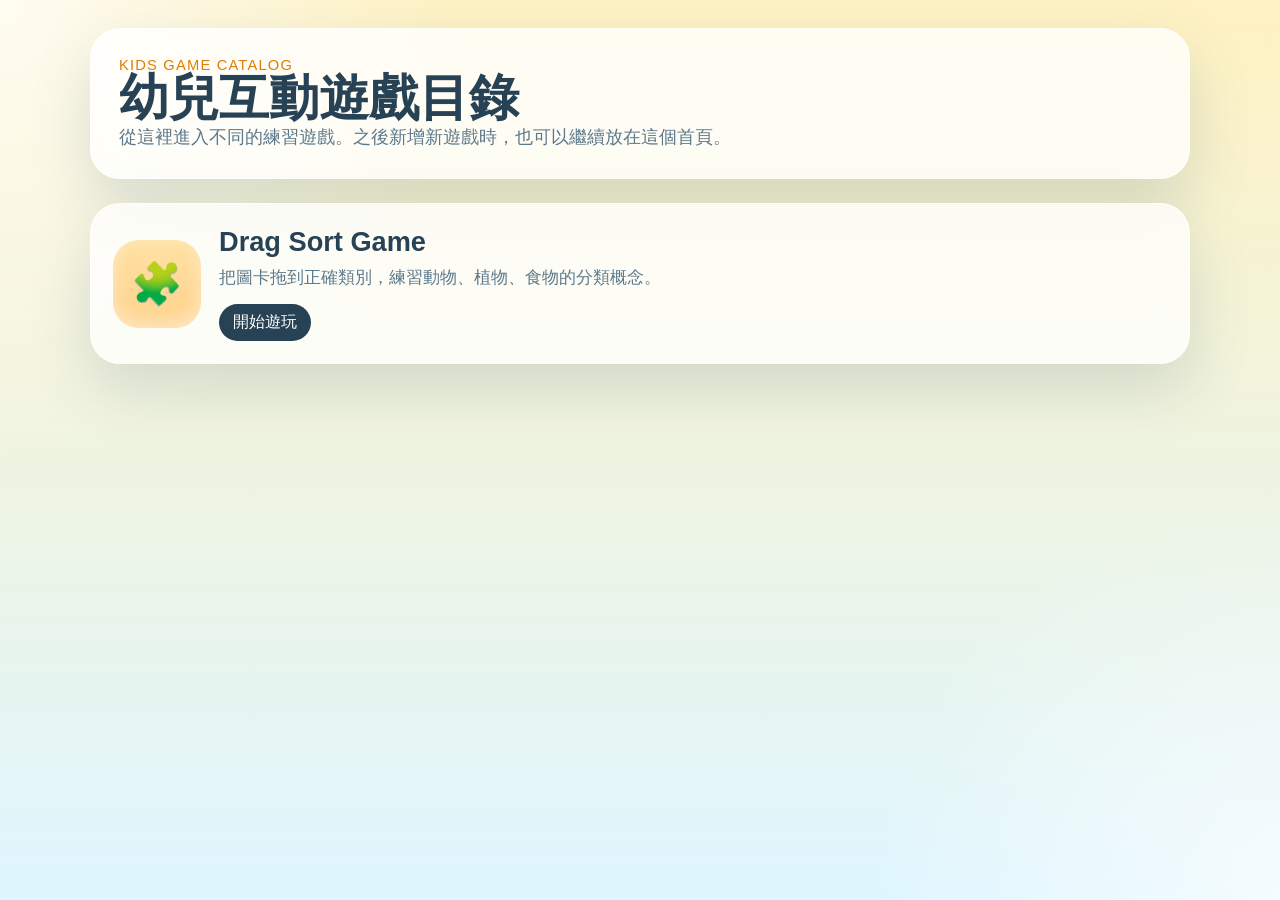
<file: index.html>
<!DOCTYPE html>
<html lang="zh-Hant">
<head>
  <meta charset="UTF-8">
  <meta name="viewport" content="width=device-width, initial-scale=1.0">
  <title>幼兒互動遊戲目錄</title>
  <link rel="stylesheet" href="index.css">
</head>
<body>
  <main class="catalog-shell">
    <section class="catalog-hero">
      <p class="catalog-eyebrow">Kids Game Catalog</p>
      <h1>幼兒互動遊戲目錄</h1>
      <p class="catalog-intro">從這裡進入不同的練習遊戲。之後新增新遊戲時，也可以繼續放在這個首頁。</p>
    </section>

    <section class="catalog-grid" aria-label="遊戲清單">
      <a class="game-card" href="drag-sort-game.html">
        <div class="game-card-icon" aria-hidden="true">🧩</div>
        <div class="game-card-body">
          <h2>Drag Sort Game</h2>
          <p>把圖卡拖到正確類別，練習動物、植物、食物的分類概念。</p>
          <span class="game-card-link">開始遊玩</span>
        </div>
      </a>
    </section>
  </main>
</body>
</html>
</file>
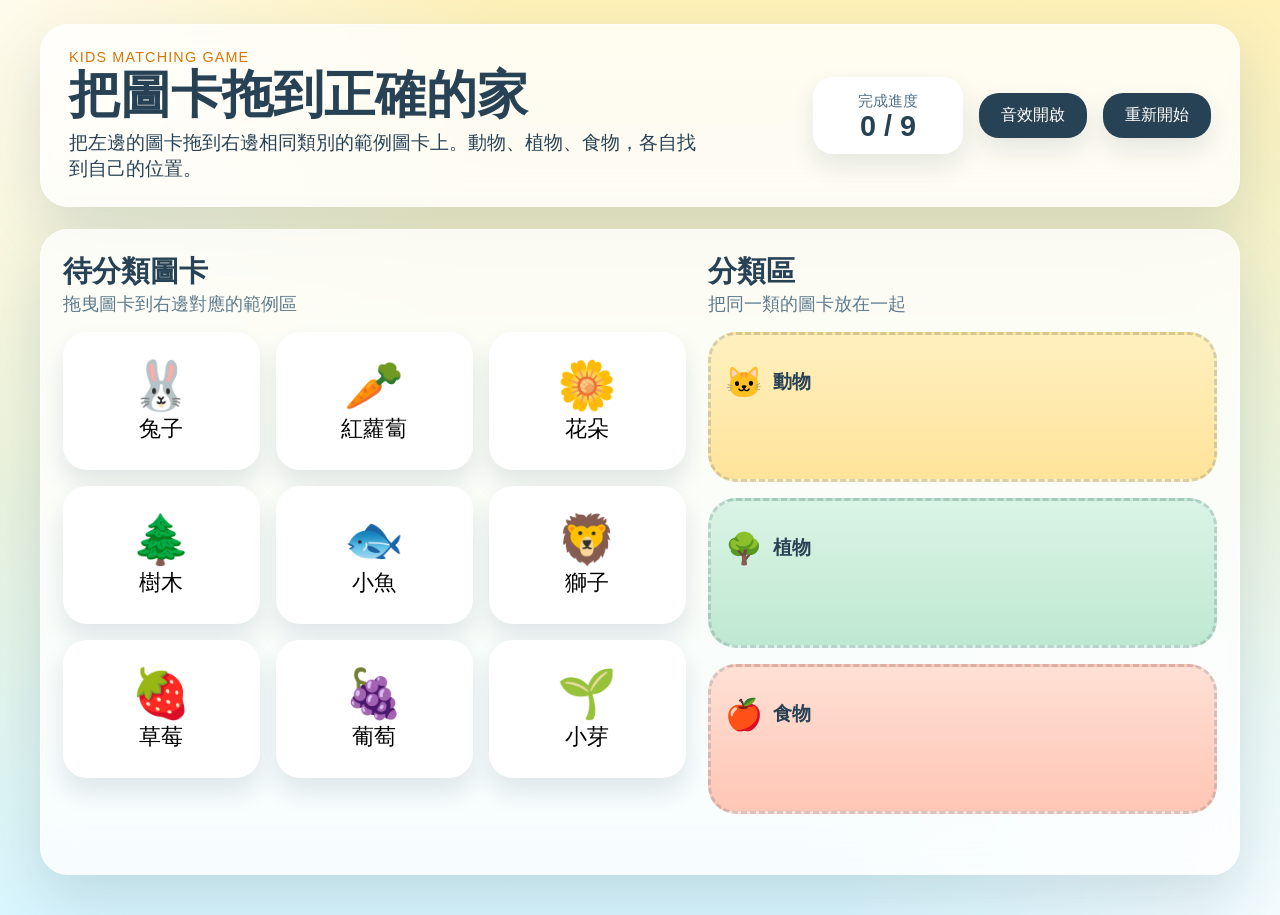
<file: drag-sort-game.html>
<!DOCTYPE html>
<html lang="zh-Hant">
<head>
  <meta charset="UTF-8">
  <meta name="viewport" content="width=device-width, initial-scale=1.0">
  <title>幼兒圖卡分類遊戲</title>
  <link rel="stylesheet" href="drag-sort-game.css">
</head>
<body>
  <main class="game-shell">
    <section class="hero">
      <div>
        <p class="eyebrow">Kids Matching Game</p>
        <h1>把圖卡拖到正確的家</h1>
        <p class="intro">把左邊的圖卡拖到右邊相同類別的範例圖卡上。動物、植物、食物，各自找到自己的位置。</p>
      </div>
      <div class="hero-actions">
        <div class="progress-card">
          <span class="progress-label">完成進度</span>
          <strong id="progress-text">0 / 9</strong>
        </div>
        <button id="sound-toggle" type="button" aria-pressed="true">音效開啟</button>
        <button id="reset-button" type="button">重新開始</button>
      </div>
    </section>

    <section class="board" aria-label="圖卡分類遊戲區">
      <div class="cards-panel">
        <div class="panel-title">
          <h2>待分類圖卡</h2>
          <p>拖曳圖卡到右邊對應的範例區</p>
        </div>
        <div id="cards-pool" class="cards-pool" aria-live="polite"></div>
      </div>

      <div class="targets-panel">
        <div class="panel-title">
          <h2>分類區</h2>
          <p>把同一類的圖卡放在一起</p>
        </div>
        <div id="targets" class="targets"></div>
      </div>
    </section>

    <div id="feedback" class="feedback" role="status" aria-live="assertive"></div>
    <div id="celebration" class="celebration hidden" role="dialog" aria-modal="true" aria-labelledby="celebration-title">
      <div class="celebration-card">
        <p class="celebration-star">★</p>
        <h2 id="celebration-title">太棒了！全部都分類成功！</h2>
        <p>你已經把所有圖卡都送回正確的家。</p>
        <button id="play-again-button" type="button">再玩一次</button>
      </div>
    </div>
  </main>

  <script src="drag-sort-game.js"></script>
</body>
</html>
</file>
<file: index.css>
:root {
  --bg-top: #fff2c2;
  --bg-bottom: #dff6ff;
  --panel: rgba(255, 255, 255, 0.78);
  --panel-border: rgba(255, 255, 255, 0.7);
  --text: #284255;
  --muted: #5c798b;
  --shadow: 0 24px 60px rgba(55, 92, 113, 0.18);
  --accent: #ff9f1c;
  --accent-deep: #e07d00;
}

* {
  box-sizing: border-box;
}

body {
  margin: 0;
  min-height: 100vh;
  font-family: "Trebuchet MS", "Noto Sans TC", "Microsoft JhengHei", sans-serif;
  color: var(--text);
  background:
    radial-gradient(circle at top left, rgba(255, 255, 255, 0.78), transparent 30%),
    radial-gradient(circle at bottom right, rgba(255, 255, 255, 0.66), transparent 26%),
    linear-gradient(180deg, var(--bg-top), var(--bg-bottom));
}

a {
  color: inherit;
  text-decoration: none;
}

.catalog-shell {
  width: min(1100px, calc(100vw - 32px));
  margin: 0 auto;
  padding: 28px 0 40px;
}

.catalog-hero,
.game-card {
  backdrop-filter: blur(18px);
  background: var(--panel);
  border: 1px solid var(--panel-border);
  border-radius: 30px;
  box-shadow: var(--shadow);
}

.catalog-hero {
  padding: 28px;
  margin-bottom: 24px;
}

.catalog-eyebrow {
  margin: 0 0 6px;
  letter-spacing: 0.08em;
  text-transform: uppercase;
  font-size: 0.92rem;
  color: var(--accent-deep);
}

.catalog-hero h1,
.catalog-hero p,
.game-card h2,
.game-card p {
  margin: 0;
}

.catalog-hero h1 {
  font-size: clamp(2rem, 4vw, 3.1rem);
  line-height: 1.02;
}

.catalog-intro {
  margin-top: 12px;
  max-width: 680px;
  font-size: 1.14rem;
  line-height: 1.45;
  color: var(--muted);
}

.catalog-grid {
  display: grid;
  grid-template-columns: repeat(auto-fit, minmax(280px, 1fr));
  gap: 18px;
}

.game-card {
  display: flex;
  gap: 18px;
  align-items: center;
  padding: 22px;
  transition: transform 0.22s ease, box-shadow 0.22s ease, border-color 0.22s ease;
}

.game-card:hover {
  transform: translateY(-4px);
  border-color: rgba(255, 159, 28, 0.45);
  box-shadow: 0 28px 64px rgba(55, 92, 113, 0.2);
}

.game-card-icon {
  width: 88px;
  height: 88px;
  border-radius: 26px;
  background: linear-gradient(180deg, #ffe2a6, #ffd087);
  display: grid;
  place-items: center;
  flex-shrink: 0;
  font-size: 2.6rem;
  box-shadow: inset 0 -8px 18px rgba(255, 255, 255, 0.45);
}

.game-card-body h2 {
  font-size: 1.7rem;
}

.game-card-body p {
  margin-top: 8px;
  font-size: 1.05rem;
  line-height: 1.45;
  color: var(--muted);
}

.game-card-link {
  display: inline-block;
  margin-top: 14px;
  padding: 8px 14px;
  border-radius: 999px;
  background: #284255;
  color: #fff;
  font-size: 0.98rem;
}

@media (max-width: 680px) {
  .catalog-shell {
    width: min(100vw - 16px, 100%);
    padding-top: 14px;
  }

  .catalog-hero,
  .game-card {
    padding: 18px;
    border-radius: 24px;
  }

  .game-card {
    align-items: flex-start;
  }

  .game-card-icon {
    width: 72px;
    height: 72px;
    border-radius: 22px;
    font-size: 2.2rem;
  }
}
</file>
<file: drag-sort-game.css>
:root {
  --bg-top: #fff1b8;
  --bg-bottom: #d9f6ff;
  --panel: rgba(255, 255, 255, 0.78);
  --panel-border: rgba(255, 255, 255, 0.65);
  --text: #284255;
  --shadow: 0 24px 60px rgba(55, 92, 113, 0.18);
  --animal: #ffd166;
  --plant: #95d5b2;
  --food: #ffb4a2;
  --wrong: #ef476f;
  --success: #06d6a0;
}

* {
  box-sizing: border-box;
}

body {
  margin: 0;
  min-height: 100vh;
  font-family: "Trebuchet MS", "Noto Sans TC", "Microsoft JhengHei", sans-serif;
  color: var(--text);
  background:
    radial-gradient(circle at top left, rgba(255, 255, 255, 0.75), transparent 32%),
    radial-gradient(circle at bottom right, rgba(255, 255, 255, 0.7), transparent 28%),
    linear-gradient(180deg, var(--bg-top), var(--bg-bottom));
}

button {
  font: inherit;
}

.game-shell {
  width: min(1200px, calc(100vw - 32px));
  margin: 0 auto;
  padding: 24px 0 40px;
}

.hero,
.board {
  backdrop-filter: blur(18px);
  background: var(--panel);
  border: 1px solid var(--panel-border);
  border-radius: 28px;
  box-shadow: var(--shadow);
}

.hero {
  display: flex;
  justify-content: space-between;
  gap: 24px;
  align-items: center;
  padding: 24px 28px;
  margin-bottom: 22px;
}

.eyebrow {
  margin: 0 0 4px;
  letter-spacing: 0.08em;
  text-transform: uppercase;
  font-size: 0.9rem;
  color: #d97706;
}

h1,
h2,
p {
  margin: 0;
}

h1 {
  font-size: clamp(2rem, 4vw, 3.2rem);
  line-height: 1;
}

.intro {
  margin-top: 10px;
  max-width: 640px;
  font-size: 1.2rem;
  line-height: 1.35;
}

.hero-actions {
  display: flex;
  align-items: center;
  gap: 16px;
  flex-wrap: wrap;
}

.progress-card,
#sound-toggle,
#reset-button,
#play-again-button {
  border-radius: 20px;
  border: none;
  box-shadow: 0 12px 24px rgba(46, 78, 96, 0.12);
}

.progress-card {
  min-width: 150px;
  padding: 14px 18px;
  background: #fff;
  text-align: center;
}

.progress-label {
  display: block;
  font-size: 0.95rem;
  color: #527188;
}

.progress-card strong {
  font-size: 1.8rem;
  line-height: 1;
}

#sound-toggle,
#reset-button,
#play-again-button {
  padding: 12px 22px;
  background: #284255;
  color: #fff;
  cursor: pointer;
  transition: transform 0.2s ease, background 0.2s ease;
}

#sound-toggle:hover,
#reset-button:hover,
#play-again-button:hover {
  transform: translateY(-2px);
  background: #1d3140;
}

#sound-toggle[aria-pressed="false"] {
  background: #7b93a4;
}

.board {
  display: grid;
  grid-template-columns: minmax(0, 1.1fr) minmax(320px, 0.9fr);
  gap: 22px;
  padding: 22px;
  align-items: start;
}

.cards-panel,
.targets-panel {
  min-width: 0;
}

.panel-title {
  margin-bottom: 16px;
}

.panel-title h2 {
  font-size: 1.8rem;
}

.panel-title p {
  font-size: 1.1rem;
  color: #5d7a8d;
}

.cards-pool {
  display: grid;
  grid-template-columns: repeat(3, minmax(0, 1fr));
  gap: 16px;
  min-height: 520px;
  align-content: start;
}

.card {
  position: relative;
  border: 0;
  border-radius: 24px;
  padding: 16px 12px;
  min-height: 138px;
  background: #fff;
  box-shadow: 0 14px 24px rgba(45, 76, 96, 0.12);
  display: flex;
  flex-direction: column;
  align-items: center;
  justify-content: center;
  gap: 8px;
  cursor: grab;
  touch-action: none;
  transition: transform 0.22s ease, box-shadow 0.22s ease, opacity 0.22s ease;
  user-select: none;
}

.card:hover {
  transform: translateY(-4px) rotate(-1deg);
  box-shadow: 0 18px 32px rgba(45, 76, 96, 0.18);
}

.card.dragging {
  opacity: 0.94;
  cursor: grabbing;
  z-index: 40;
  transition: none;
}

.card.returning {
  transition:
    left 0.45s cubic-bezier(0.19, 1, 0.22, 1),
    top 0.45s cubic-bezier(0.19, 1, 0.22, 1);
}

.card.correct {
  cursor: default;
  pointer-events: none;
}

.card-icon {
  font-size: 3rem;
  line-height: 1;
}

.card-label {
  font-size: 1.35rem;
  line-height: 1.05;
  text-align: center;
}

.card-tag {
  padding: 4px 10px;
  border-radius: 999px;
  font-size: 0.95rem;
  color: rgba(0, 0, 0, 0.65);
}

.card[data-category="animals"] .card-tag,
.target[data-category="animals"] .target-badge {
  background: #ffe7a0;
}

.card[data-category="plants"] .card-tag,
.target[data-category="plants"] .target-badge {
  background: #cfeedd;
}

.card[data-category="foods"] .card-tag,
.target[data-category="foods"] .target-badge {
  background: #ffd9cf;
}

.targets {
  display: grid;
  gap: 16px;
}

.target {
  position: relative;
  border-radius: 28px;
  min-height: 150px;
  padding: 14px;
  background: rgba(255, 255, 255, 0.74);
  border: 3px dashed rgba(72, 98, 115, 0.22);
  overflow: hidden;
  display: grid;
  grid-template-columns: auto minmax(0, 1fr);
  align-items: start;
  gap: 10px;
  transition: transform 0.2s ease, border-color 0.2s ease, box-shadow 0.2s ease;
}

.target[data-category="animals"] {
  background: linear-gradient(180deg, #fff0bf, #ffe39a);
}

.target[data-category="plants"] {
  background: linear-gradient(180deg, #daf4e6, #bfe8d1);
}

.target[data-category="foods"] {
  background: linear-gradient(180deg, #ffe0d5, #ffc6b5);
}

.target.ready {
  transform: scale(1.01);
  border-color: rgba(40, 66, 85, 0.5);
  box-shadow: inset 0 0 0 4px rgba(255, 255, 255, 0.28);
}

.target.wrong {
  animation: wrongShake 0.45s ease;
  border-color: var(--wrong);
}

.target-header {
  display: flex;
  align-items: center;
  gap: 10px;
  flex-shrink: 0;
  padding-top: 4px;
}

.target-icon {
  font-size: 1.9rem;
  line-height: 1;
}

.target-title {
  font-size: 1.2rem;
  line-height: 1;
}

.stack {
  display: flex;
  flex-wrap: wrap;
  align-items: flex-start;
  gap: 12px;
}

.stack-card {
  width: 82px;
  min-height: 82px;
  border-radius: 18px;
  background: rgba(255, 255, 255, 0.92);
  box-shadow: 0 14px 24px rgba(36, 61, 76, 0.14);
  display: flex;
  flex-direction: column;
  justify-content: center;
  align-items: center;
  padding: 8px 6px;
  line-height: 1;
  animation: popIn 0.28s ease;
}

.stack-card .stack-icon {
  font-size: 2rem;
}

.stack-card .stack-label {
  margin-top: 4px;
  font-size: 0.9rem;
}

.feedback {
  position: fixed;
  left: 50%;
  bottom: 24px;
  transform: translateX(-50%) translateY(24px);
  padding: 12px 18px;
  border-radius: 999px;
  color: white;
  background: rgba(40, 66, 85, 0.95);
  opacity: 0;
  pointer-events: none;
  transition: opacity 0.25s ease, transform 0.25s ease;
  font-size: 1.05rem;
  z-index: 60;
}

.feedback.show {
  opacity: 1;
  transform: translateX(-50%) translateY(0);
}

.feedback.error {
  background: rgba(239, 71, 111, 0.96);
}

.feedback.success {
  background: rgba(6, 214, 160, 0.96);
}

.celebration {
  position: fixed;
  inset: 0;
  background: rgba(26, 43, 54, 0.36);
  display: grid;
  place-items: center;
  padding: 24px;
  z-index: 70;
}

.celebration.hidden {
  display: none;
}

.celebration-card {
  width: min(460px, 100%);
  border-radius: 30px;
  padding: 28px 24px;
  background: linear-gradient(180deg, #fffef8, #ffffff);
  box-shadow: 0 24px 60px rgba(32, 53, 66, 0.22);
  text-align: center;
}

.celebration-star {
  font-size: 3rem;
  color: #ff9f1c;
}

@keyframes wrongShake {
  0%, 100% { transform: translateX(0); }
  25% { transform: translateX(-6px); }
  50% { transform: translateX(6px); }
  75% { transform: translateX(-4px); }
}

@keyframes popIn {
  from {
    opacity: 0;
    transform: scale(0.72);
  }
  to {
    opacity: 1;
    transform: scale(1);
  }
}

@media (max-width: 940px) {
  .hero,
  .board {
    border-radius: 24px;
  }

  .hero,
  .board {
    display: block;
  }

  .hero-actions {
    margin-top: 18px;
  }

  .targets-panel {
    margin-top: 20px;
  }
}

@media (max-width: 680px) {
  .game-shell {
    width: min(100vw - 16px, 100%);
    padding-top: 12px;
  }

  .hero,
  .board {
    padding: 18px;
  }

  .cards-pool {
    grid-template-columns: repeat(2, minmax(0, 1fr));
    min-height: auto;
  }

  .card {
    min-height: 124px;
  }

  .stack-card {
    width: 76px;
    min-height: 76px;
  }
}
</file>
